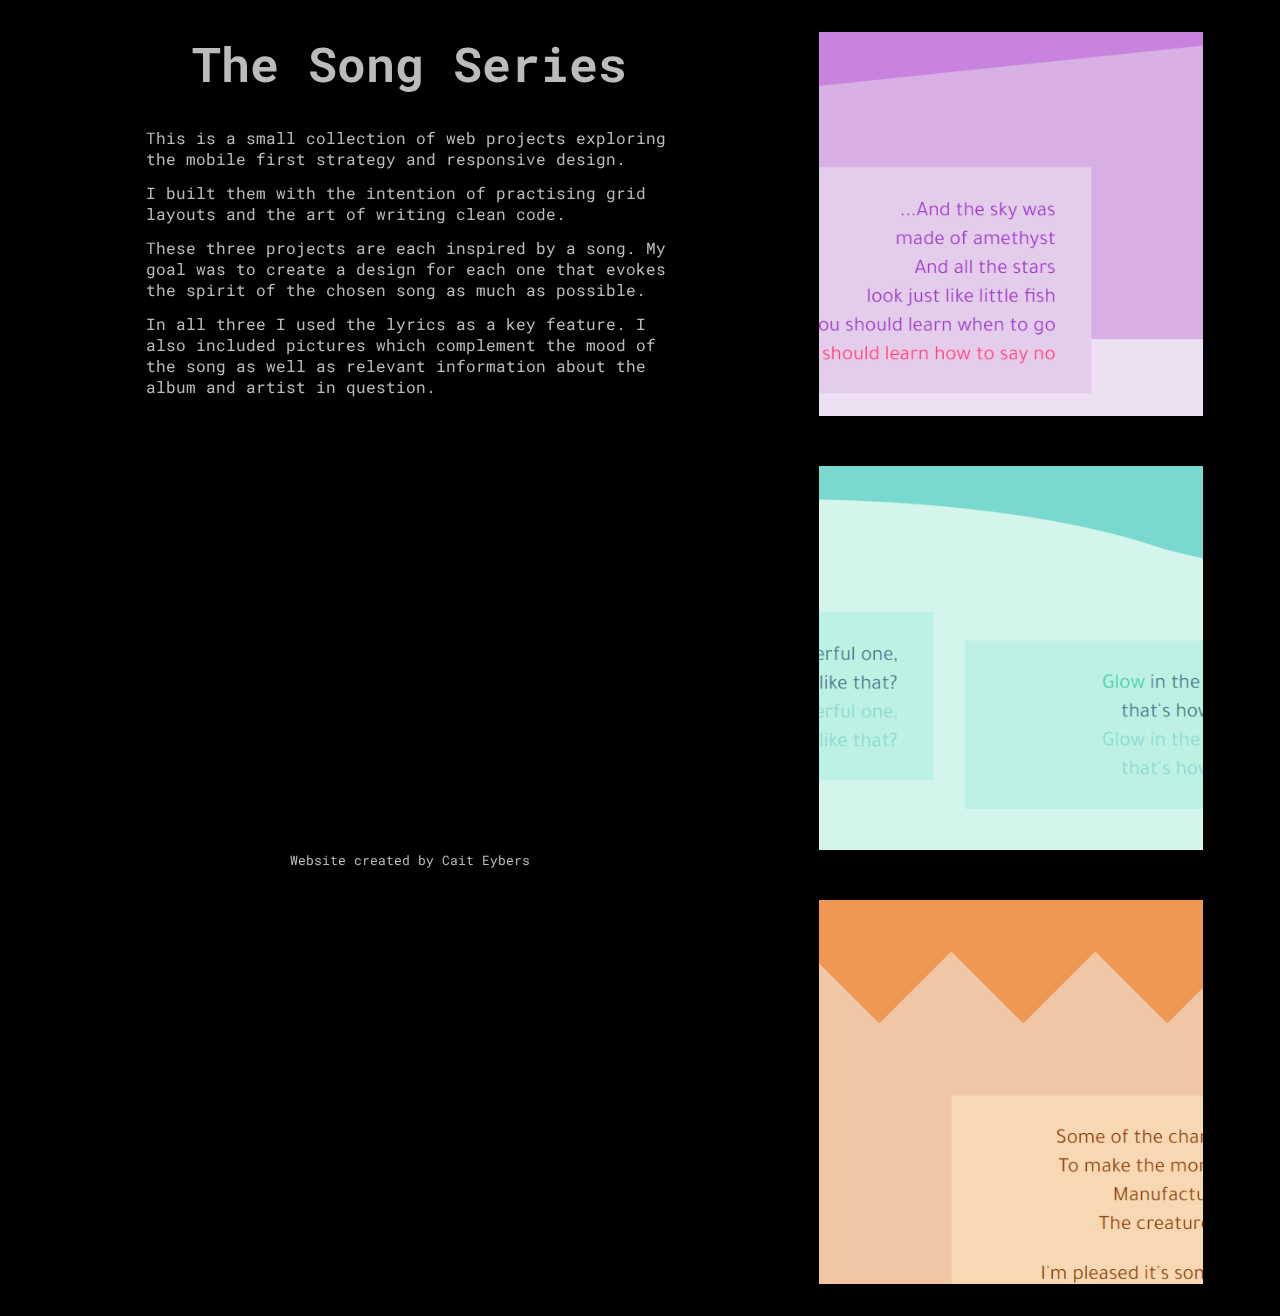
<file: index.html>
<!DOCTYPE html>

<html>

  <head>
    <meta charset="UTF-8">
    <title>The Song Series</title>
    <link href="style.css" type="text/css" rel="stylesheet">
    <link rel="preconnect" href="https://fonts.googleapis.com">
    <link rel="preconnect" href="https://fonts.gstatic.com" crossorigin>
    <link href="https://fonts.googleapis.com/css2?family=Roboto+Mono&display=swap" rel="stylesheet">
    <meta content="width=device-width, initial-scale=1" name="viewport" />
  </head>

  <body>

    <div class="content">

      <header>
      <h1>The Song Series</h1>
      </header>

      <section class="mainText">

        <p>This is a small collection of web projects exploring the mobile first strategy and responsive design.</p>

        <p>I built them with the intention of practising grid layouts and the art of writing clean code.</p>

        <p>These three projects are each inspired by a song. My goal was to create a design for each one that evokes the spirit of the chosen song as much as possible.</p> 
        
        <p>In all three I used the lyrics as a key feature. I also included pictures which complement the mood of the song as well as relevant information about the album and artist in question.</p>

      </section>

    </div>

    <div class="links">
      <a href="./violet/index.html" target="_blank"><img src="link-violet.png"></a><br>
      <a href="./stars/index.html" target="_blank"><img src="link-stars.png"></a><br>
      <a href="./dust/index.html" target="_blank"><img src="link-dust.png"></a>
    </div>

    <div class="footerWrapper">
      <footer>
        <p>Website created by Cait Eybers</p>
      </footer>
    </div>

  </body>

</html>
</file>
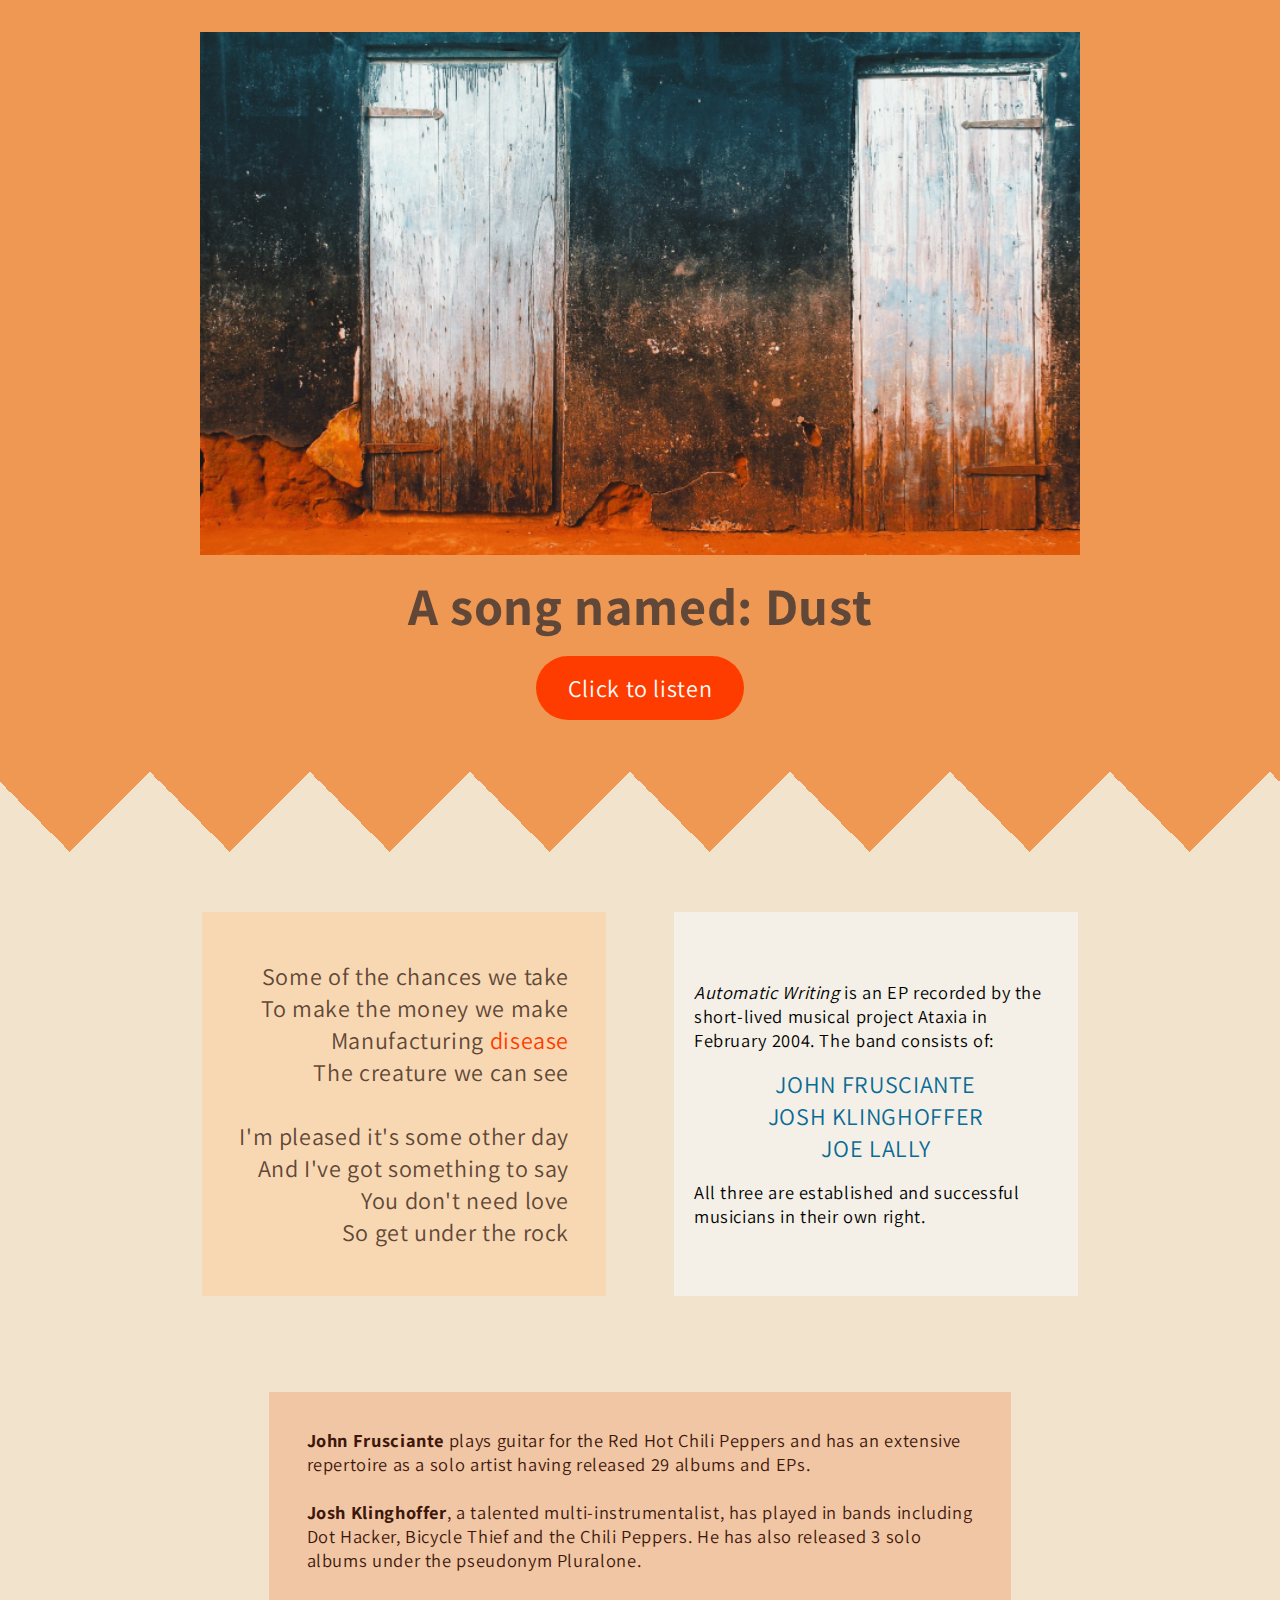
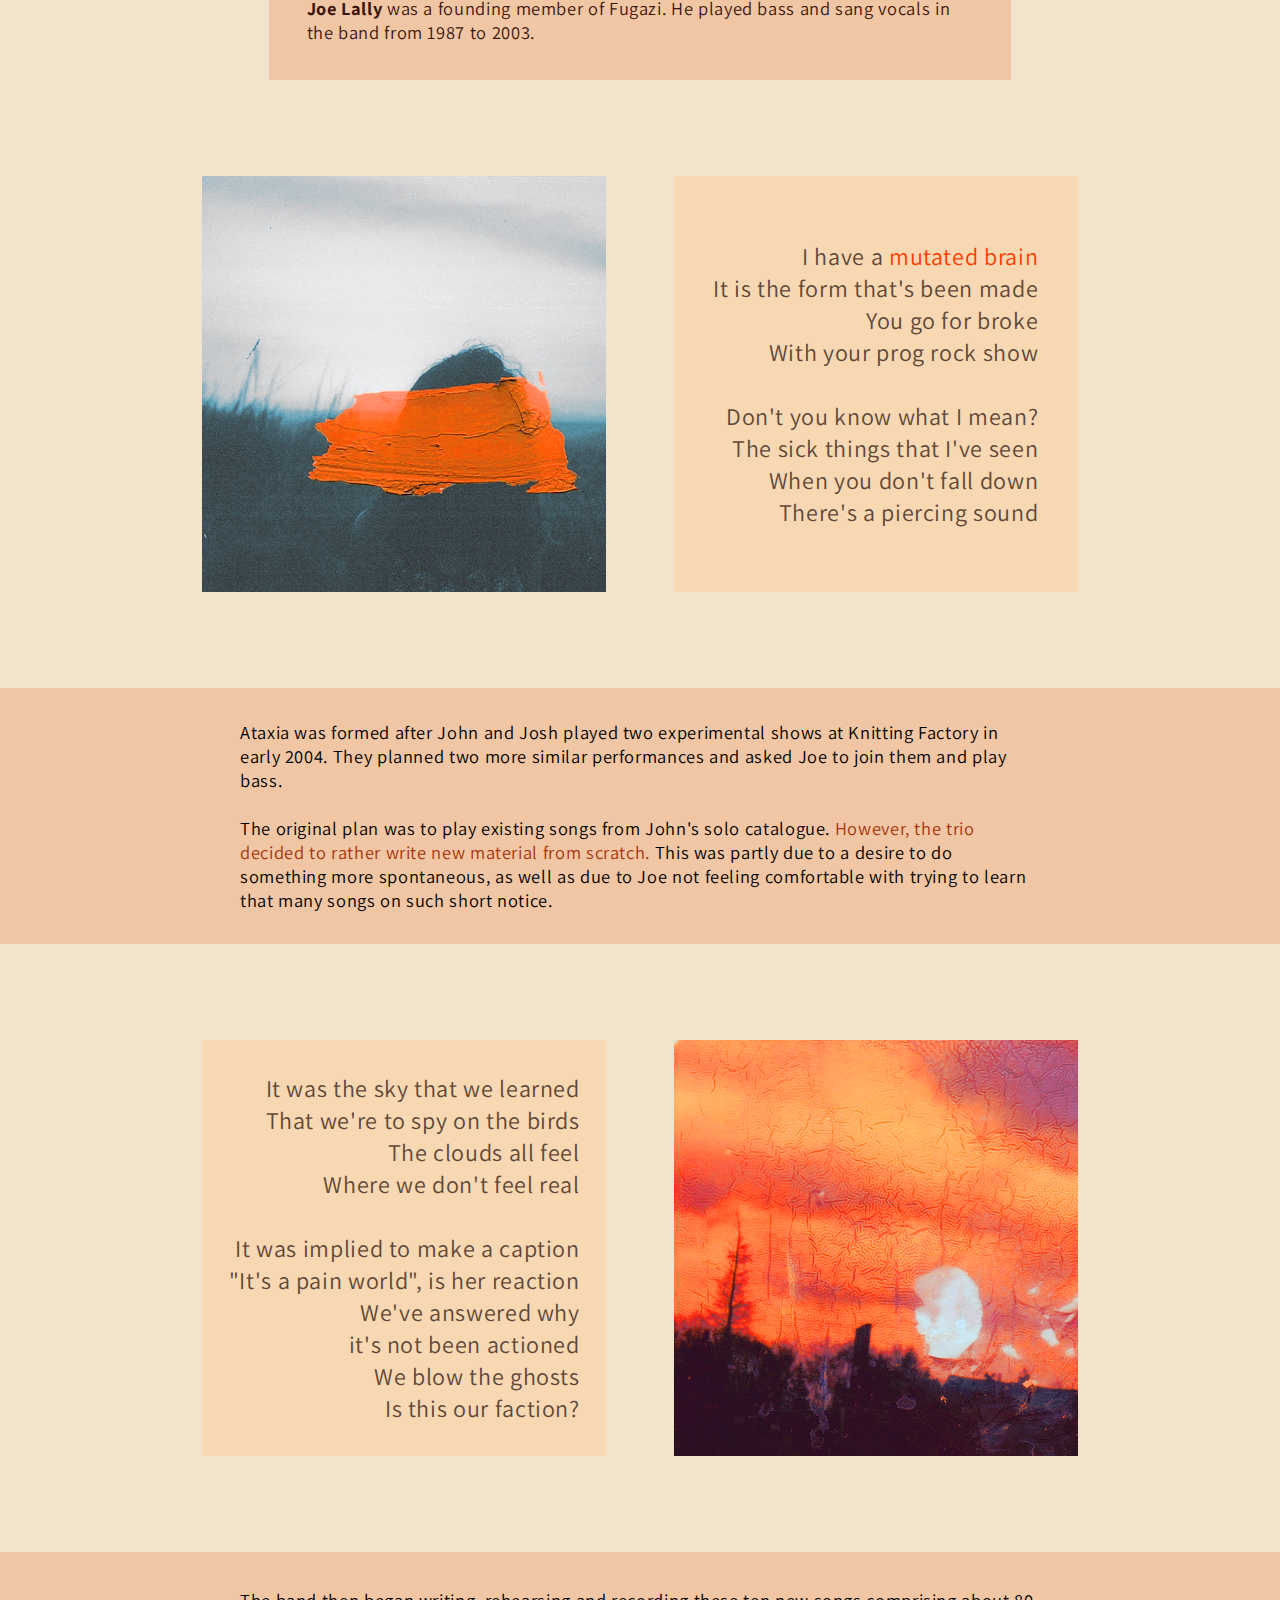
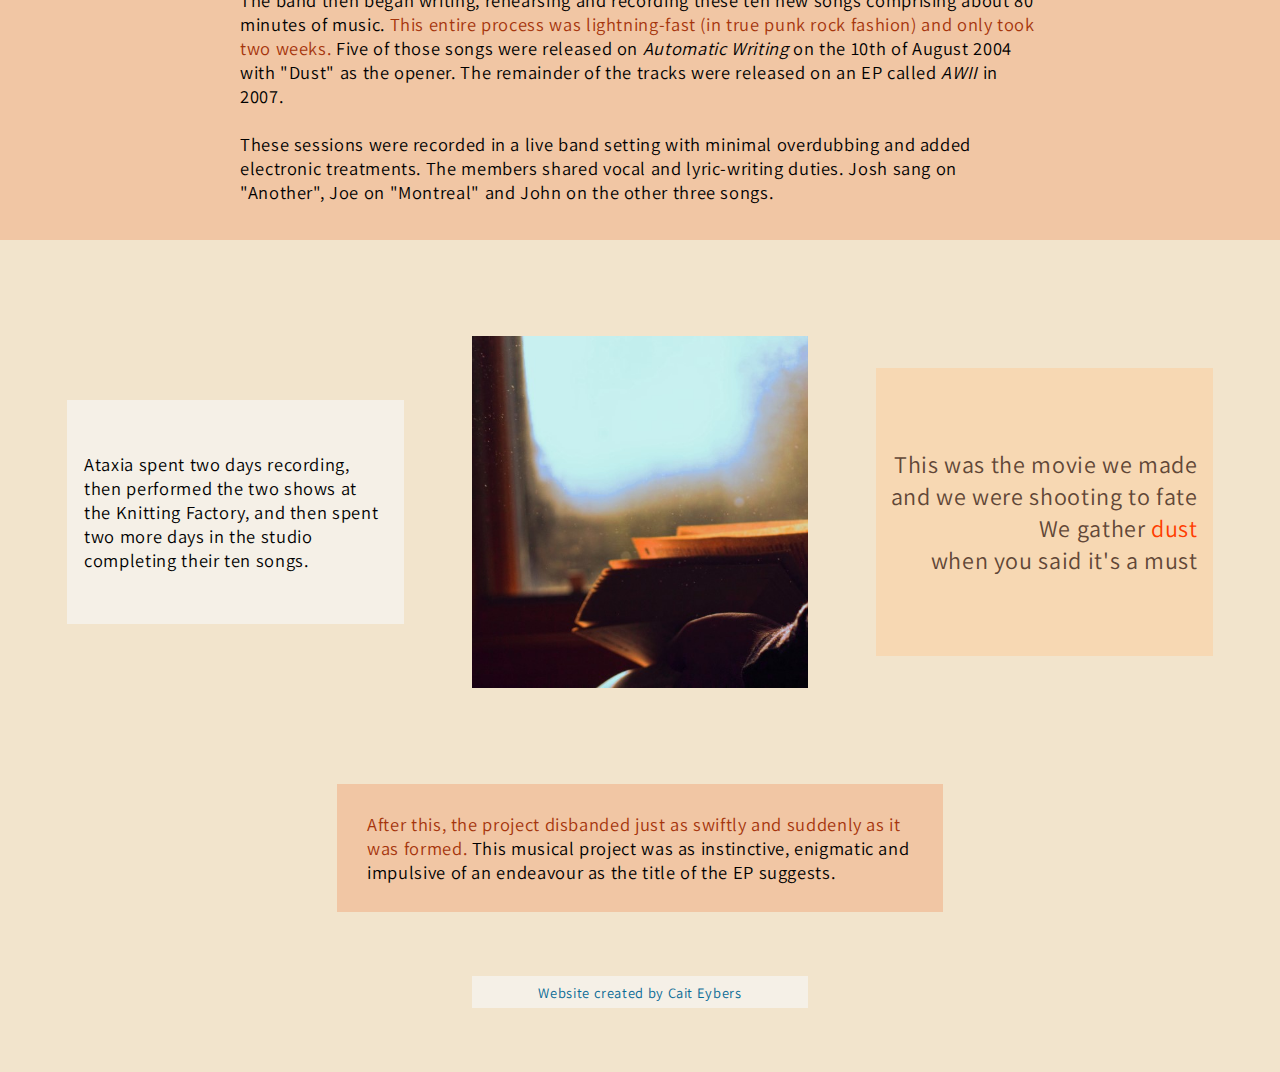
<file: dust/index.html>
<!DOCTYPE html>

<html lang="en">

  <head>
  <meta charset="utf-8">
  <meta http-equiv="X-UA-Compatible" content="IE=edge">
  <title>Dust</title>
  <link href="style.css" type="text/css" rel="stylesheet">
  <link rel="preconnect" href="https://fonts.googleapis.com">
  <link rel="preconnect" href="https://fonts.gstatic.com" crossorigin>
  <link href="https://fonts.googleapis.com/css2?family=Assistant:wght@400;700;800&display=swap" rel="stylesheet">
  <meta name="viewport" content="width=device-width, initial-scale=1.0">
  </head>

  <body>

    <header>
      <section class="spikes">
        <img class="headerDesktop" src="doors-desktop.png">
        <img class="headerMobile" src="doors-mobile.jpg">
        <h1>A song named: Dust</h1>
        <div class="wrapper">
          <a class="button" href="https://www.youtube.com/watch?v=zg9NP49g8qk" target="_blank">Click to listen</a>
        </div>        
      </section>
    </header>

    <section class="gridContainer">

      <div class="item-1 quote">
        <p>Some of the chances we take<br>
          To make the money we make<br>
          Manufacturing <span class="brightOrange">disease</span><br>
          The creature we can see<br><br>
          I'm pleased it's some other day<br>
          And I've got something to say<br>
          You don't need love<br>
          So get under the rock</p>
      </div>
  
      <div class="item-2 mainText bgLight">
        <div class="textWrapper">
          <p><i>Automatic Writing</i> is an EP recorded by the short-lived musical project Ataxia in February 2004. The band consists of:</p>
            <ul>
              <li>John Frusciante</li>
              <li>Josh Klinghoffer</li>
              <li>Joe Lally</li>
            </ul>
          <p>All three are established and successful musicians in their own right.</p>
        </div>
      </div>
  
      <div class="item-3 mainText bgDark">
        <p><b>John Frusciante</b> plays guitar for the Red Hot Chili Peppers and has an extensive repertoire as a solo artist having released 29 albums and EPs.<br><br>
          <b>Josh Klinghoffer</b>, a talented multi-instrumentalist, has played in bands including Dot Hacker, Bicycle Thief and the Chili Peppers. He has also released 3 solo albums under the pseudonym Pluralone.<br><br> 
          <b>Joe Lally</b> was a founding member of Fugazi. He played bass and sang vocals in the band from 1987 to 2003.</p>
      </div>
  
      <div class="item-4">
        <img class="smudge" src="smudge-large.jpg">
      </div>

      <div class="item-5 quote">
        <p>I have a <span class="brightOrange">mutated brain</span><br>
          It is the form that's been made<br>
          You go for broke<br>
          With your prog rock show<br><br>
          
          Don't you know what I mean?<br>
          The sick things that I've seen<br>
          When you don't fall down<br>
          There's a piercing sound</p>
      </div>
  
      <div class="item-6 mainText">
        <p>Ataxia was formed after John and Josh played two experimental shows at Knitting Factory in early 2004. They planned two more similar performances and asked Joe to join them and play bass.<br><br>
        The original plan was to play existing songs from John's solo catalogue. <span class="terracotta">However, the trio decided to rather write new material from scratch.</span> This was partly due to a desire to do something more spontaneous, as well as due to Joe not feeling comfortable with trying to learn that many songs on such short notice.</p>
      </div>
  
      <div class="item-7 quote">
        <p>It was the sky that we learned<br>
          That we're to spy on the birds<br>
          The clouds all feel<br>
          Where we don't feel real<br><br>
          
          It was implied to make a caption<br>
          "It's a pain world", is her reaction<br>
          We've answered why<br>
          it's not been actioned<br>
          We blow the ghosts<br>
          Is this our faction?</p>
      </div>
  
      <div class="item-8">
        <img class="polaroid" src="polaroid-large.jpg">
      </div>
  
      <div class="item-9 mainText">
        <p>The band then began writing, rehearsing and recording these ten new songs comprising about 80 minutes of music. <span class="terracotta">This entire process was lightning-fast (in true punk rock fashion) and only took two weeks.</span> Five of those songs were released on <i>Automatic Writing</i> on the 10th of August 2004 with "Dust" as the opener. The remainder of the tracks were released on an EP called <i>AWII</i> in 2007.<br><br>
        These sessions were recorded in a live band setting with minimal overdubbing and added electronic treatments. The members shared vocal and lyric-writing duties. Josh sang on "Another", Joe on "Montreal" and John on the other three songs.</p>
      </div>

      <div class="item-10 mainText bgLight">
        <p>Ataxia spent two days recording, then performed the two shows at the Knitting Factory, and then spent two more days in the studio completing their ten songs.</p>
      </div>
  
      <div class="item-11">
        <img class="book" src="book.jpg">
      </div>
  
      <div class="item-12 quote">
        <p>This was the movie we made<br>
          and we were shooting to fate<br>
          We gather <span class="brightOrange">dust</span><br>
          when you said it's a must</p>
      </div>

      <div class="item-13 mainText">
        <p><span class="terracotta">After this, the project disbanded just as swiftly and suddenly as it was formed.</span> This musical project was as instinctive, enigmatic and impulsive of an endeavour as the title of the EP suggests.</p>
      </div>
  
      <div class="item-14">
        <footer class="bgLight">
          <p>Website created by Cait Eybers</p>
        </footer>
      </div>

    </section>

  </body>

</html>
</file>
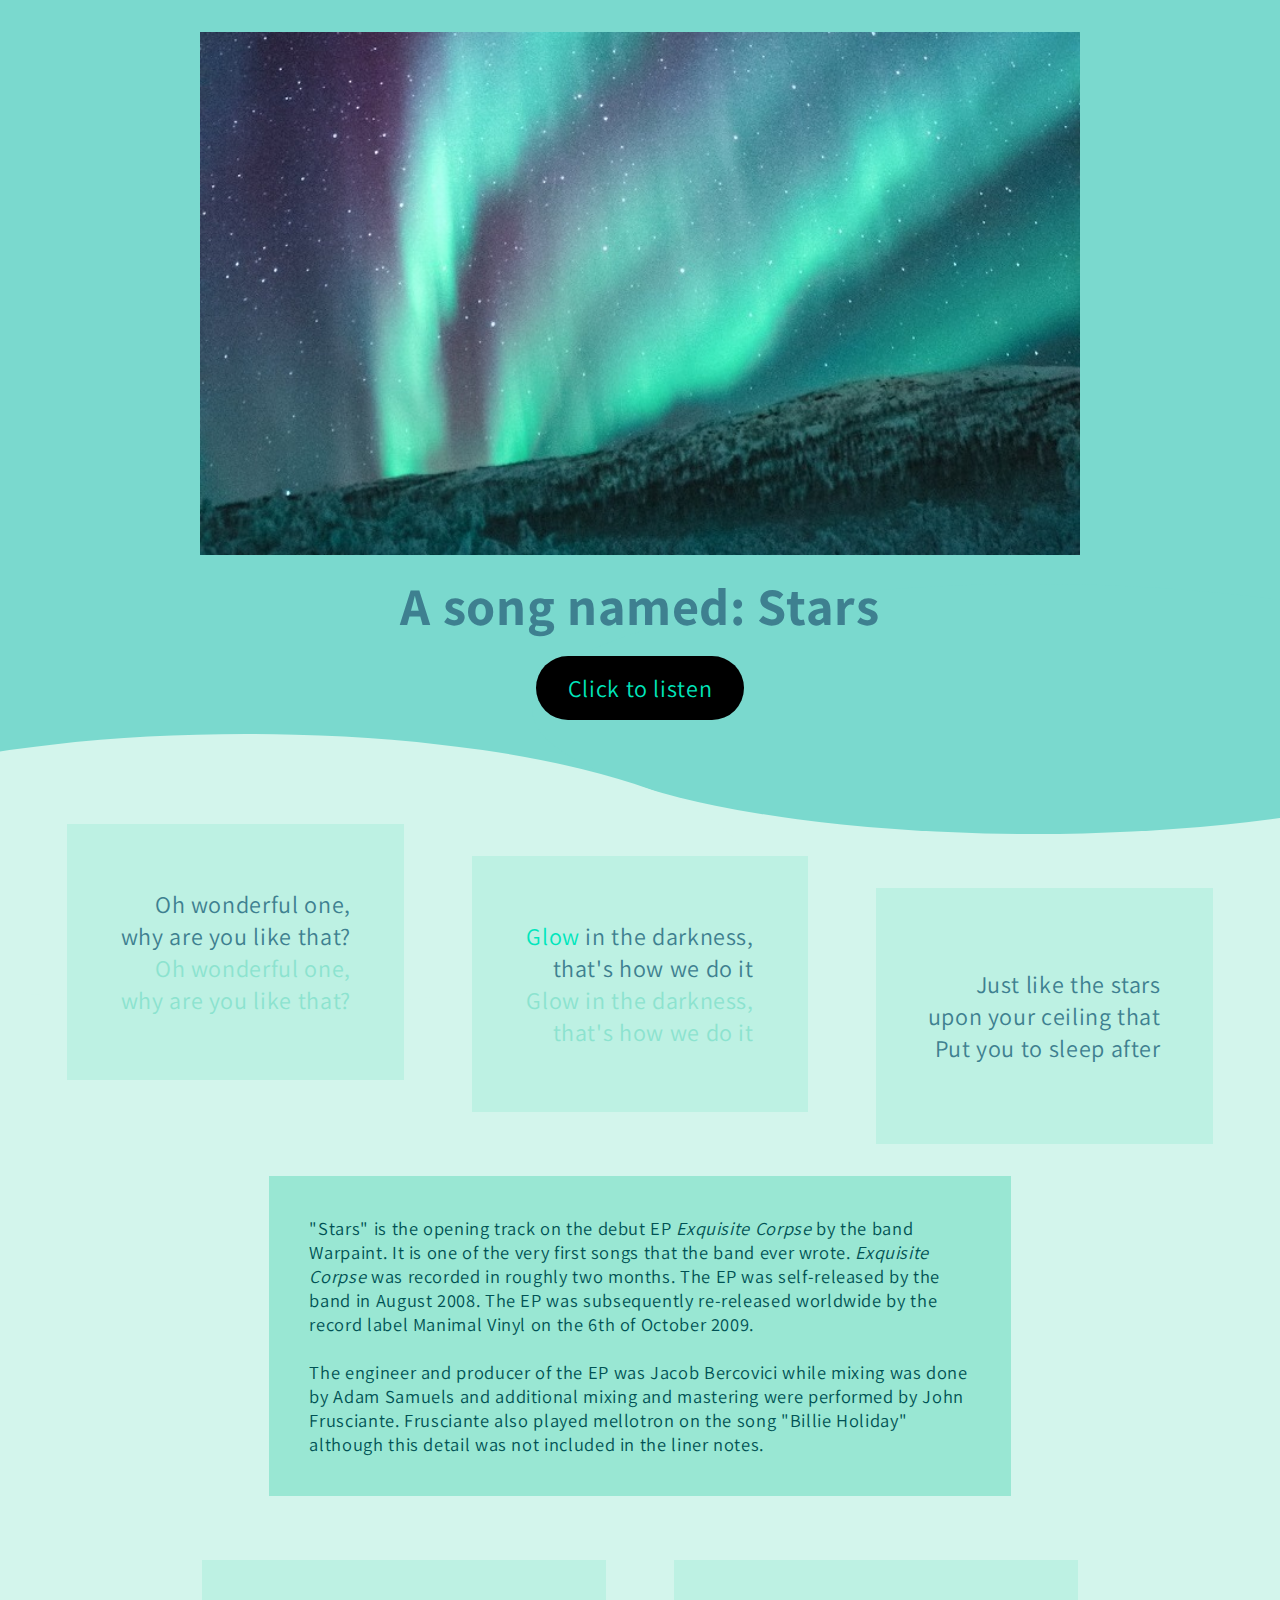
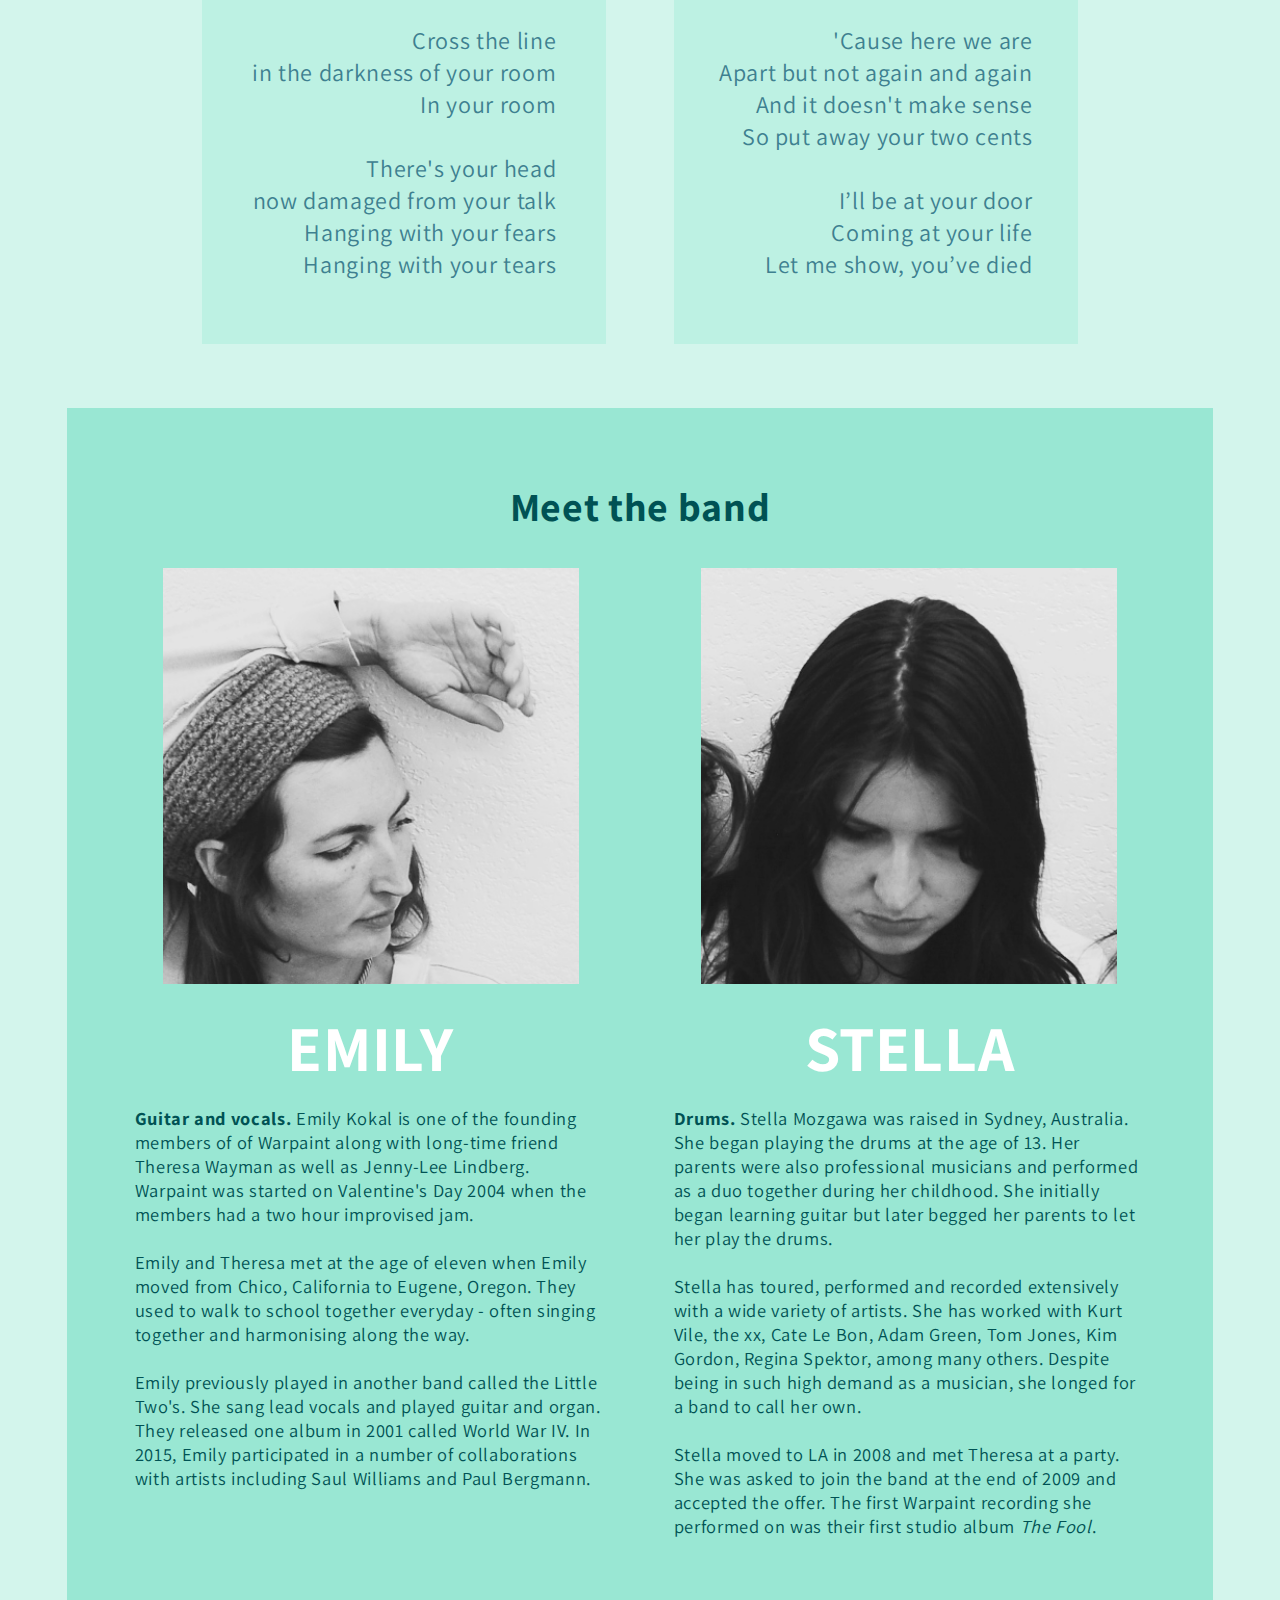
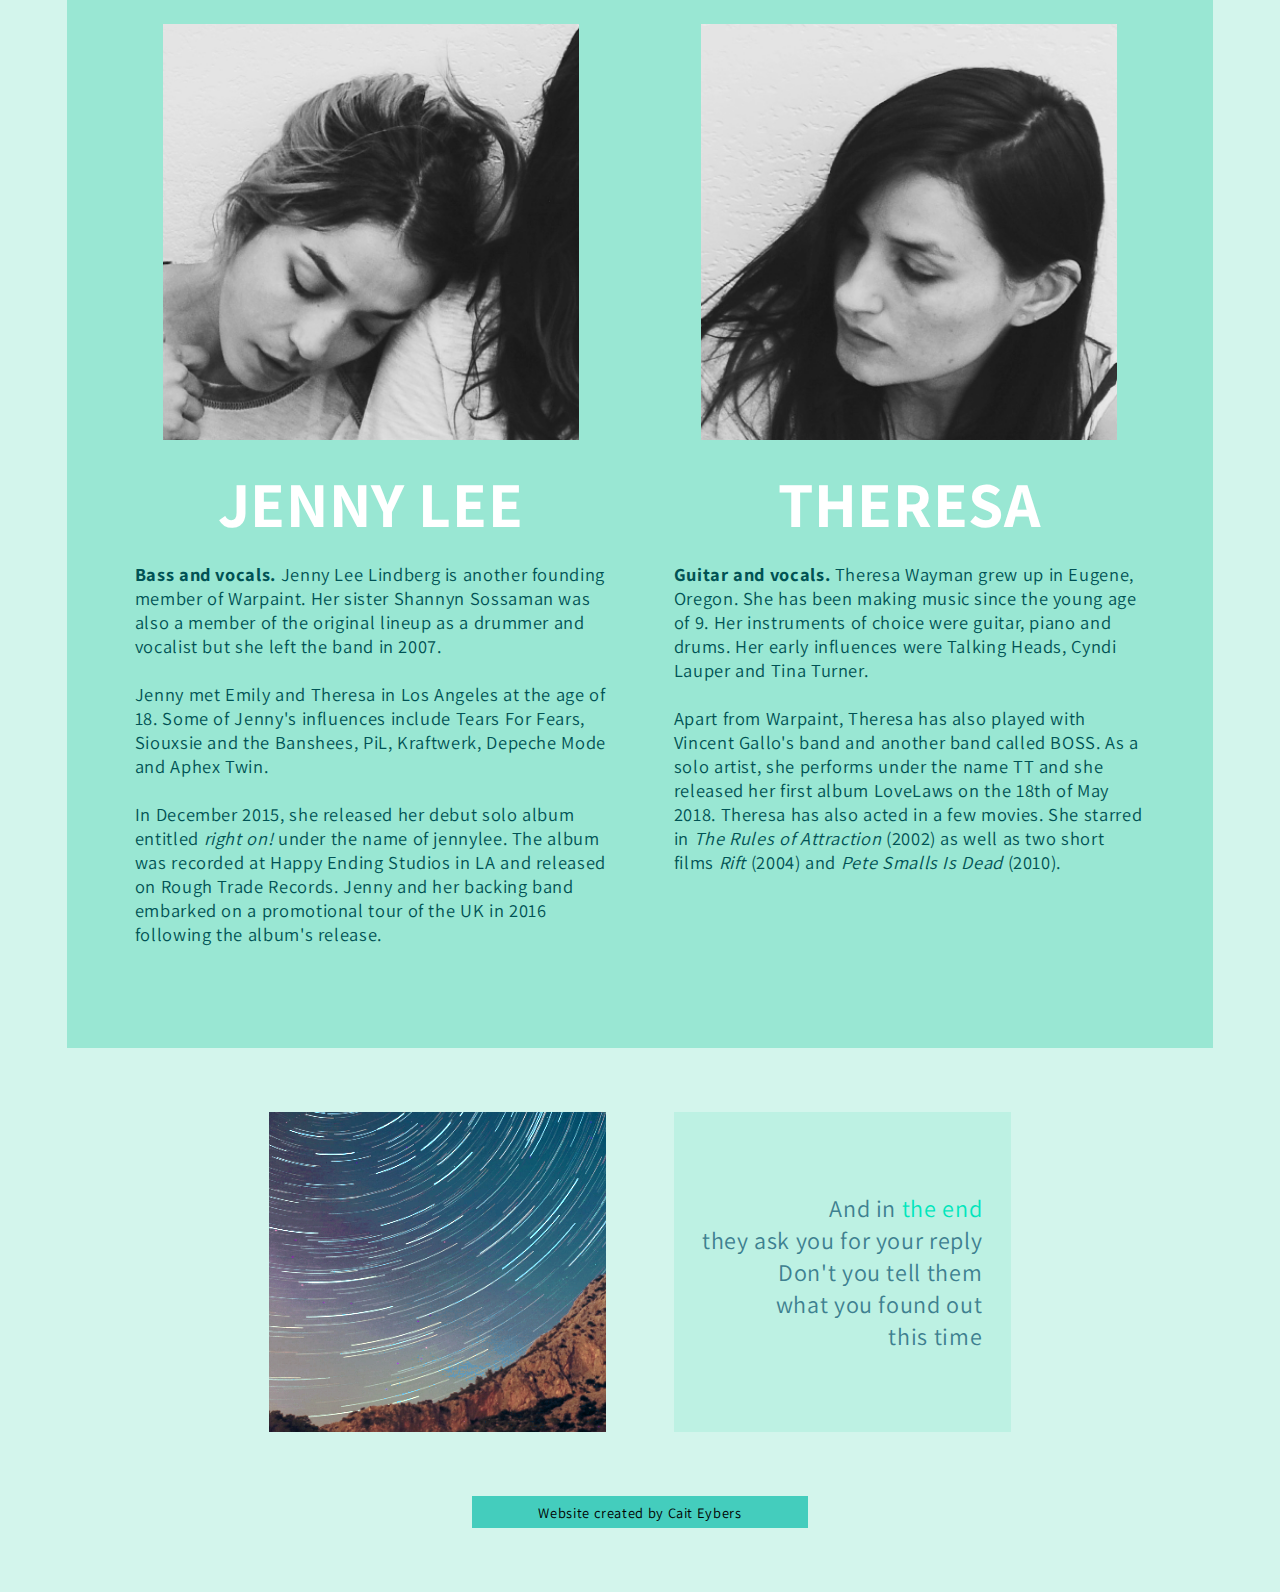
<file: stars/index.html>
<!DOCTYPE html>

<html lang="en">

  <head>
  <meta charset="utf-8">
  <meta http-equiv="X-UA-Compatible" content="IE=edge">
  <title>Stars</title>
  <link href="style.css" type="text/css" rel="stylesheet">
  <link rel="preconnect" href="https://fonts.googleapis.com">
  <link rel="preconnect" href="https://fonts.gstatic.com" crossorigin>
  <link href="https://fonts.googleapis.com/css2?family=Assistant:wght@400;700;800&display=swap" rel="stylesheet">
  <meta name="viewport" content="width=device-width, initial-scale=1.0">
  </head>

  <body>

    <section class="waveContainer">
      <img class="headerDesktop" src="auroraDesktop.jpg">
      <img class="headerMobile" src="auroraMobile.jpg">
      <h1>A song named: Stars</h1>
      <div class="wave"></div>
      <div class="wrapper">
        <a class="button" href="https://www.youtube.com/watch?v=7-G6Lrqr_iM" target="_blank">Click to listen</a>
      </div>
    </section>

    <section class="gridContainer">

      <div class="item-1 quote">
        <p>Oh wonderful one,<br>
        why are you like that?<br>
        <span class="lightText">Oh wonderful one, <br>
        why are you like that?</span></p>
      </div>

      <div class="item-2 quote">
          <p><span class="seaFoam">Glow</span> in the darkness, <br>
          that's how we do it <br>
          <span class="lightText">Glow in the darkness, <br>
          that's how we do it</span></p>
      </div>

      <div class="item-3 quote">
          <p>Just like the stars <br>
          upon your ceiling that<br>
          Put you to sleep after</p>
      </div>

      <div class="item-4 mainText">
        <p>"Stars" is the opening track on the debut EP
        <i>Exquisite Corpse</i> by the band Warpaint. It is one of the very first songs that the band ever wrote. <i>Exquisite
        Corpse</i> was recorded in roughly two months. The EP was self-released by the band in August 2008. The EP was
        subsequently re-released worldwide by the record label Manimal Vinyl
        on the 6th of October 2009.<br><br>
        The engineer and producer of the EP was Jacob Bercovici while mixing was done by Adam Samuels and additional mixing and mastering were performed by John Frusciante. Frusciante also played mellotron on the song "Billie Holiday" although this detail was not included in the liner notes.</p>        
      </div>

      <div class="item-5 quote">
        <p>Cross the line<br>
        in the darkness
        of your room<br>
        In your room<br><br>

        There's your head<br>
        now damaged from
        your talk<br>
        Hanging with your fears<br>
        Hanging with your tears</p>
      </div>

      <div class="item-6 quote">
          <p>'Cause here we are<br>
          Apart but not
          again and again<br>
          And it doesn't make sense<br>
          So put away
          your two cents<br><br>

          I’ll be at your door<br>
          Coming at your life<br>
          Let me show, you’ve died</p>
      </div>

      <div class="item-7">
        <h2>Meet the band</h2>
      </div>

      <div class="item-8">
        <img src="emily.png" class="bandPics">
      </div>

      <div class="item-9">
        <h3>Emily</h3>
        <section class="mainText">
          <p><b>Guitar and vocals.</b> Emily Kokal is one of the founding members of
          of Warpaint along with long-time friend Theresa Wayman as well as Jenny-Lee Lindberg. Warpaint was started on Valentine's Day 2004 when the members had a two hour improvised jam.<br><br>
          Emily and Theresa met at the age of eleven when Emily moved from Chico, California to Eugene, Oregon. They used to walk to school together everyday - often singing together and harmonising along the way.<br><br>
          Emily previously played in another band called the Little Two's. She sang lead vocals and played guitar and organ. They released one album in 2001 called World War IV. In 2015, Emily participated in a number of collaborations with artists including Saul Williams and Paul Bergmann.</p>
        </section>
      </div>

      <div class="item-10">
        <img src="stella.png" class="bandPics">
      </div>

      <div class="item-11">
        <h3>Stella</h3>
        <section class="mainText">
          <p><b>Drums.</b> Stella Mozgawa was raised in Sydney, Australia. She began playing the drums at the age of 13. Her parents were also professional musicians and performed as a duo together during her childhood. She initially began learning guitar but later begged her parents to let her play the drums.<br><br>
          Stella has toured, performed and recorded extensively with a wide variety of artists. She has worked with Kurt Vile, the xx, Cate Le Bon, Adam Green, Tom Jones, Kim Gordon, Regina Spektor, among many others. Despite being in such high demand as a musician, she longed for a band to call her own.<br><br>
          Stella moved to LA in 2008 and met Theresa at a party. She was asked to join the band at the end of 2009 and accepted the offer. The first Warpaint recording she performed on was their first studio album <i>The Fool</i>.</p>
        </section>
      </div>

      <div class="item-12">
        <img src="jenny.png" class="bandPics">
      </div>

      <div class="item-13">
        <h3>Jenny Lee</h3>
        <section class="mainText">
          <p><b>Bass and vocals.</b> Jenny Lee Lindberg is another founding member of Warpaint. Her sister Shannyn Sossaman was also a member of the original lineup as a drummer and vocalist but she left the band in 2007.<br><br>
          Jenny met Emily and Theresa in Los Angeles at the age of 18. Some of Jenny's influences include Tears For Fears, Siouxsie and the Banshees, PiL, Kraftwerk, Depeche Mode and Aphex Twin.<br><br>
          In December 2015, she released her debut solo album entitled <i>right on!</i> under the name of jennylee. The album was recorded at Happy Ending Studios in LA and released on Rough Trade Records. Jenny and her backing band embarked on a promotional tour of the UK in 2016 following the album's release.</p>
        </section>
      </div>

      <div class="item-14">
        <img src="theresa.png" class="bandPics">
      </div>

      <div class="item-15">
        <h3>Theresa</h3>
        <section class="mainText">
          <p><b>Guitar and vocals.</b> Theresa Wayman grew up in Eugene, Oregon. She has been making music since the young age of 9. Her instruments of choice were guitar, piano and drums. Her early influences were Talking Heads, Cyndi Lauper and Tina Turner.<br><br>
          Apart from Warpaint, Theresa has also played with Vincent Gallo's band and another band called BOSS. As a solo artist, she performs under the name TT and she released her first album LoveLaws on the 18th of May 2018.
          Theresa has also acted in a few movies. She starred in <i>The Rules of Attraction</i> (2002) as well as two short films <i>Rift</i> (2004) and <i>Pete Smalls Is Dead</i> (2010).</p>
        </section>
      </div>

      <div class="item-16 backgroundBlock"></div>

      <div class="item-17">
        <img class="starrySky" src="starrySky.png">
      </div>

      <div class="item-18 quote">
        <p>And in <span class="seaFoam">the end</span><br>
        they ask you for
        your reply<br>
        Don't you tell them <br>
        what you found out<br>
        this time</p>
      </div>

      <div class="item-19">
        <footer>
        <p>Website created by Cait Eybers</p>
        </footer>
      </div>

    </section>

  </body>

</html>
</file>
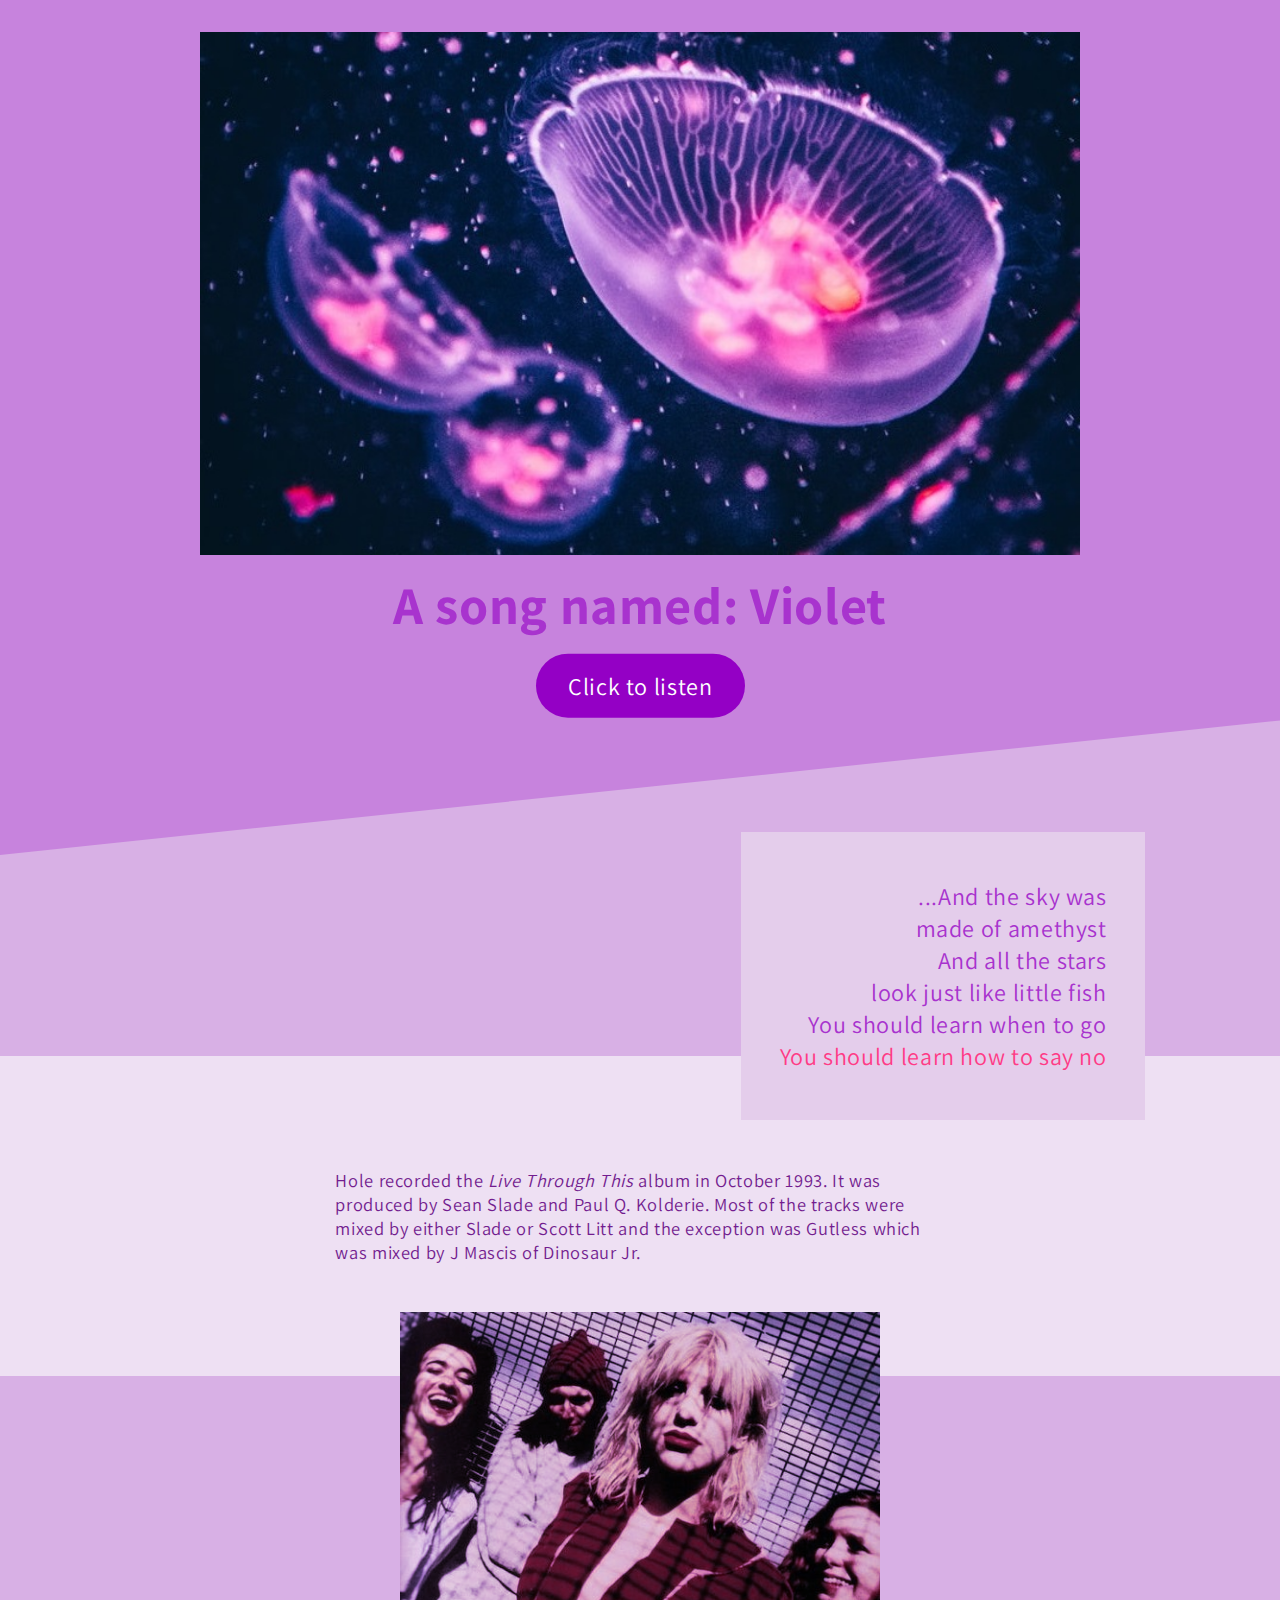
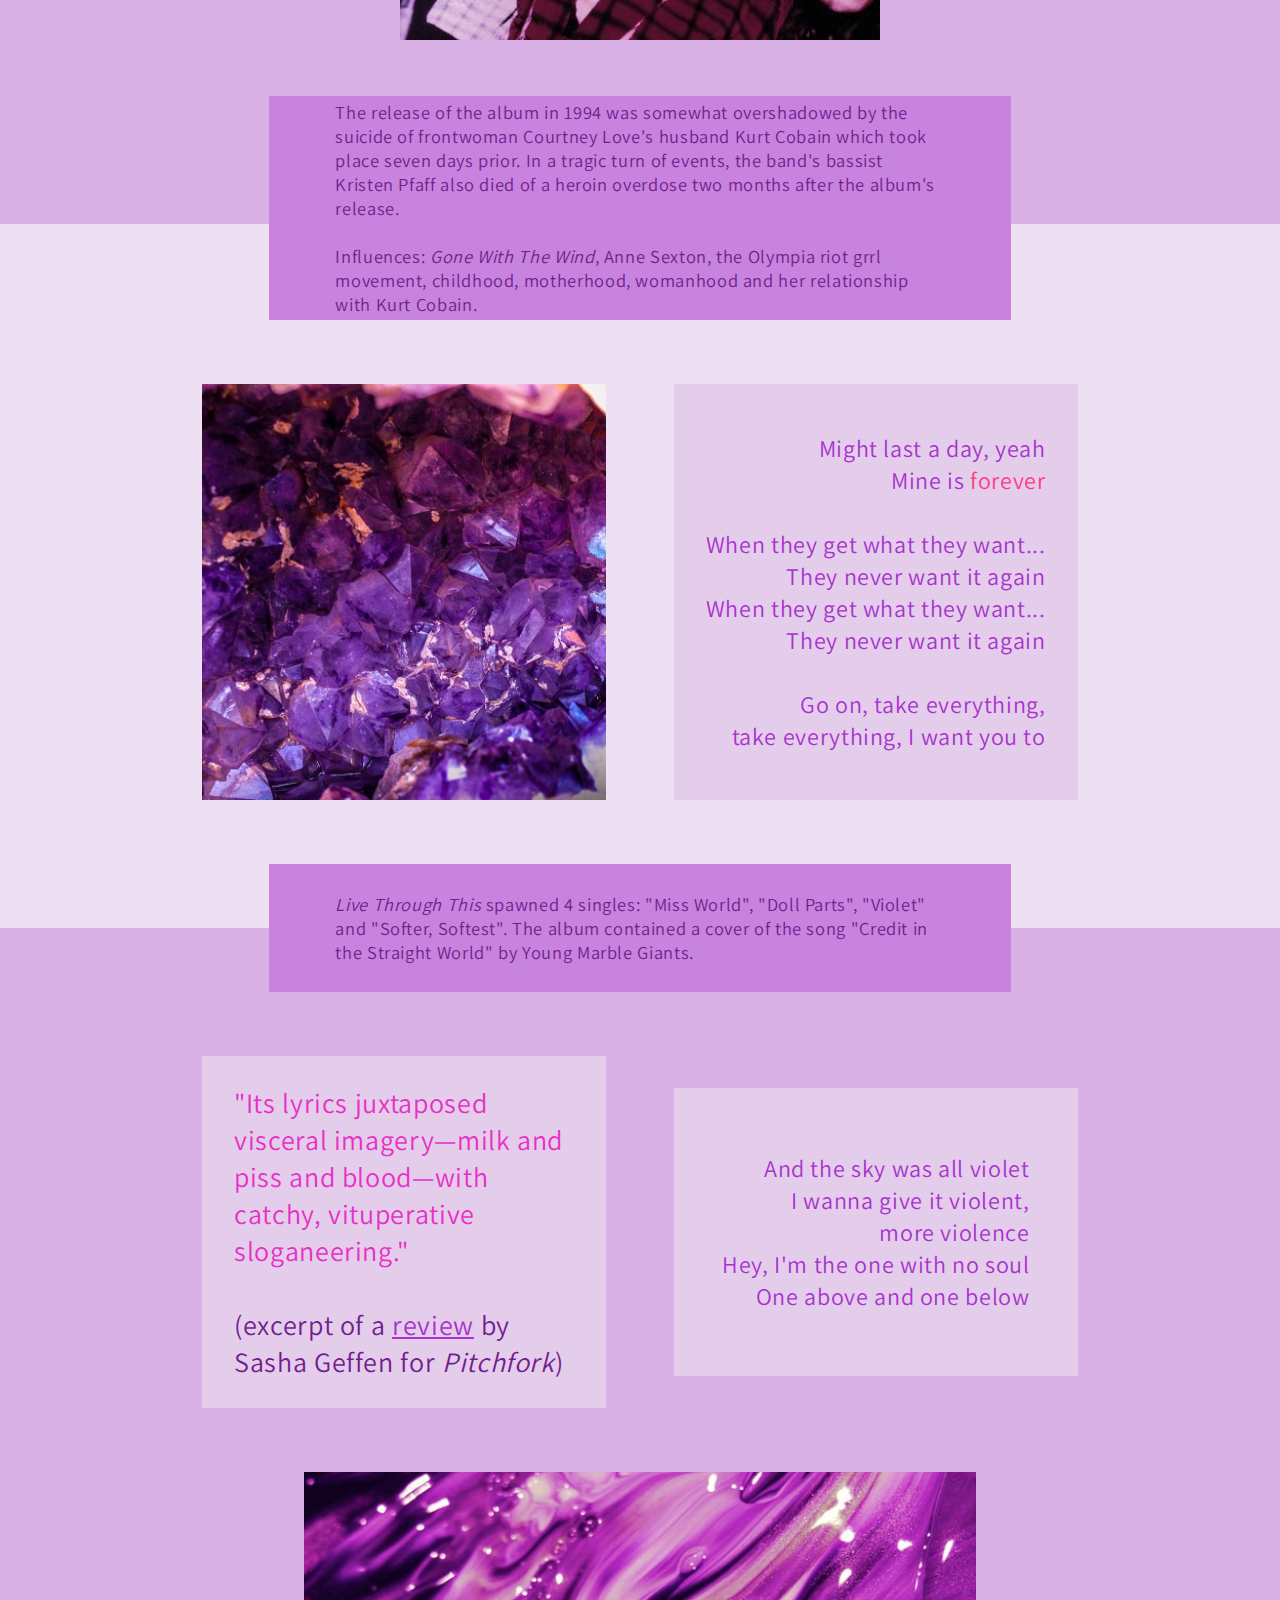
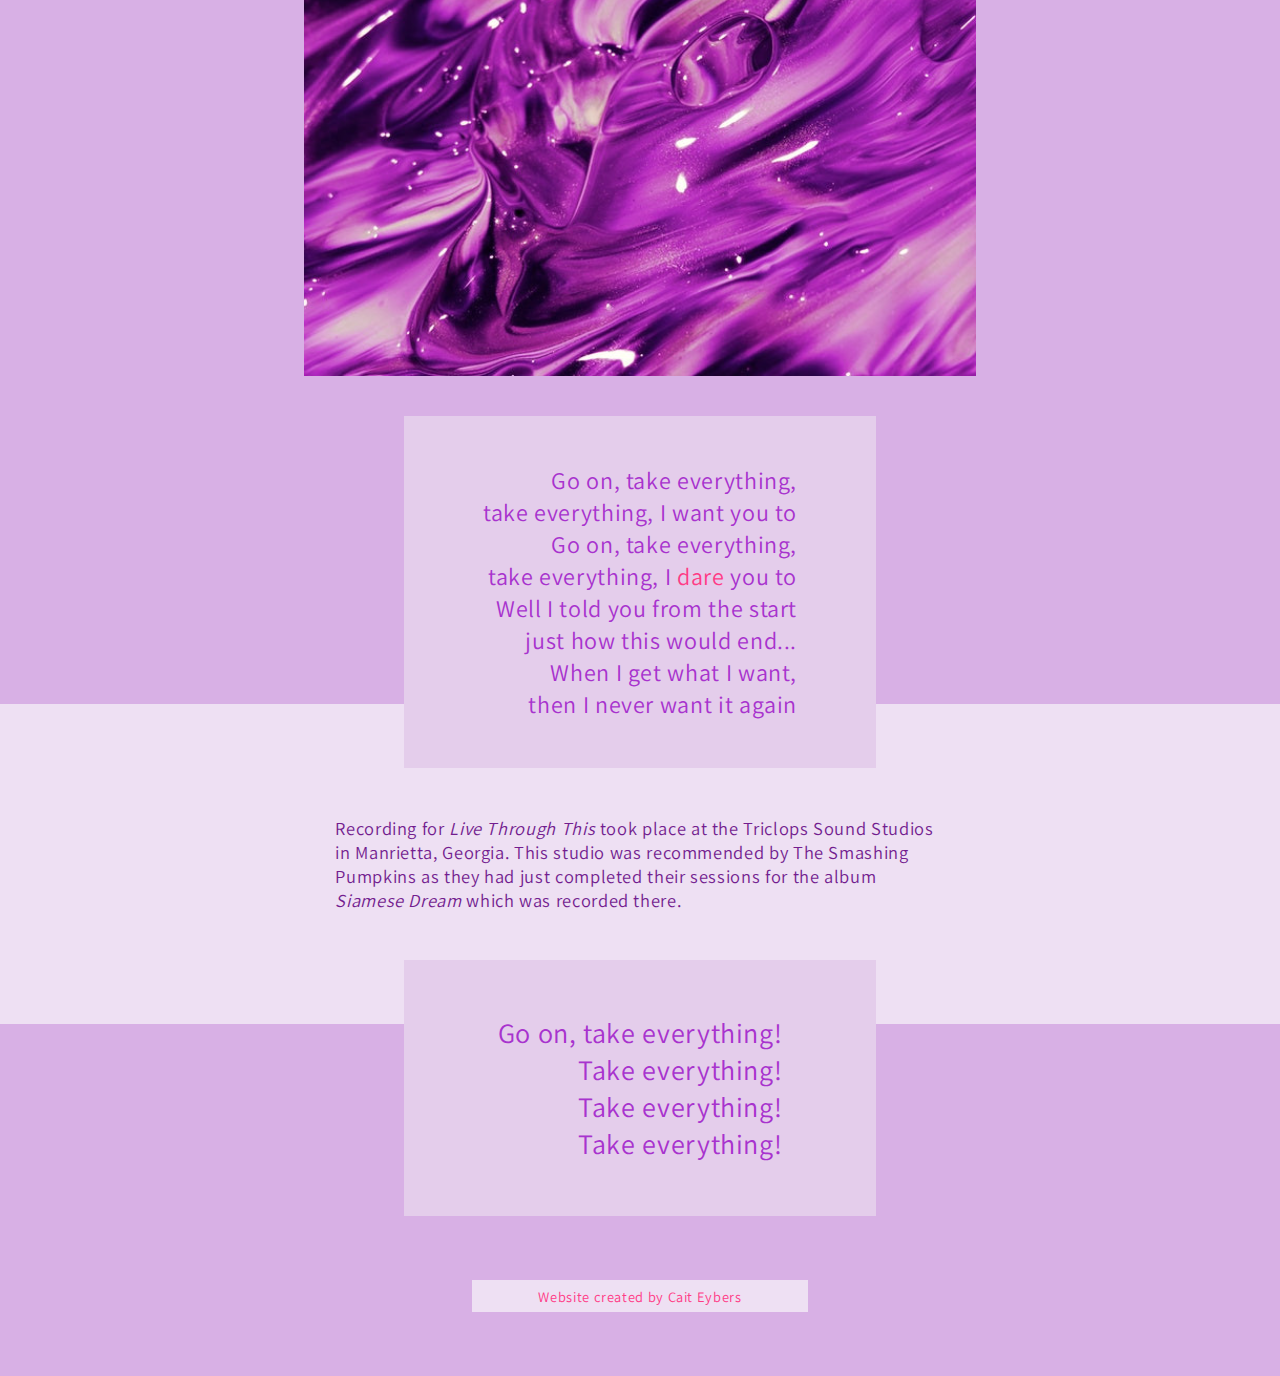
<file: violet/index.html>
<!DOCTYPE html>

<html lang="en">

  <head>
  <meta charset="utf-8">
  <meta http-equiv="X-UA-Compatible" content="IE=edge">
  <title>Violet</title>
  <link href="style.css" type="text/css" rel="stylesheet">
  <link rel="preconnect" href="https://fonts.googleapis.com">
  <link rel="preconnect" href="https://fonts.gstatic.com" crossorigin>
  <link href="https://fonts.googleapis.com/css2?family=Assistant:wght@400;700;800&display=swap" rel="stylesheet">
  <meta name="viewport" content="width=device-width, initial-scale=1.0">
  </head>

  <body>

    <section class="skewed">

      <div class="headerImage">
        <img class="headerDesktop" src="jellyfish-big.jpg">
        <img class="headerMobile" src="jellyfish-small.jpg">      
        <h1>A song named: Violet</h1>
      </div>        
        <div class="wrapper">
          <a class="button" href="https://www.youtube.com/watch?v=cH_rfGBwamc" target="_blank">Click to listen</a>
        </div>
    </section>

    <section class="gridContainer">

      <div class="item-1 quote">
        <p>...And the sky was<br> made of amethyst<br>
        And all the stars<br> look just like little fish<br>
        You should learn when to go<br>
        <span class="accent">You should learn how to say no</span></p>
      </div>

      <div class="item-2 mainText">
        <p>Hole recorded the <i>Live Through This</i> album in October 1993. It was
        produced by Sean Slade and Paul Q. Kolderie. Most of the tracks were
        mixed by either Slade or Scott Litt and the exception was Gutless which was mixed by J Mascis
        of Dinosaur Jr.</p>
      </div>

      <div class="bg backgroundBar1"></div>

      <div class="item-3">
        <img class="imgHole" src="hole.png">
      </div>

      <div class="item-4 mainText bgDark">
        <p>The release of the album in 1994 was somewhat overshadowed by the suicide of
        frontwoman Courtney Love's husband Kurt Cobain which took place seven days
        prior. In a tragic turn of events, the band's bassist Kristen Pfaff also
        died of a heroin overdose two months after the album's release.<br><br>
        Influences: <i>Gone With The Wind</i>, Anne Sexton, the Olympia riot grrl
        movement, childhood, motherhood, womanhood and her relationship with Kurt
        Cobain.</p>
      </div>

      <div class="bg backgroundBar2"></div>

      <div class="item-5">
        <img class="imgSparkles1" src="sparkles1.jpg">
      </div>

      <div class="item-6 quote">
        <p>Might last a day, yeah<br>
        Mine is <span class="accent">forever</span><br><br>
        When they get what they want...<br> They never want it again<br>
        When they get what they want...<br> They never want it again<br><br>
        Go on, take everything,<br> take everything, I want you to</p>
      </div>

      <div class="item-7 mainText bgDark">
        <p><i>Live Through This</i> spawned 4 singles: "Miss World", "Doll Parts",
          "Violet" and "Softer, Softest". The album contained a cover of the song
          "Credit in the Straight World" by Young Marble Giants.</p>
      </div>
      
      <div class="item-8 review indexZero">
        <p class="textLarge"><span class="textLight">"Its lyrics juxtaposed visceral imagery—milk and piss and
        blood—with catchy, vituperative sloganeering."</span><br><br>
        <span class="textDark">(excerpt of a
        <a href="https://pitchfork.com/reviews/albums/hole-live-through-this/">review</a>
        by Sasha Geffen for <i>Pitchfork</i>)</span></p>
      </div>    

      <div class="item-9 quote indexZero">
        <p>And the sky was all violet<br>
        I wanna give it violent,<br> more violence<br>
        Hey, I'm the one with no soul<br>
        One above and one below</p>
      </div>

      <div class="item-10 indexZero">
        <img class="imgSparkles2" src="sparkles2.jpg">
      </div>

      <div class="item-11 quote">
        <p>Go on, take everything,<br> take everything, I want you to<br>
        Go on, take everything,<br> take everything, I <span class="accent">dare</span> you to<br>
        Well I told you from the start<br> just how this would end...<br>
        When I get what I want,<br> then I never want it again</p>
      </div>

      <div class="item-12 mainText">
        <p>Recording for <i>Live Through This</i> took place at the Triclops Sound Studios in Manrietta, Georgia.
        This studio was recommended by The Smashing Pumpkins as they had just
        completed their sessions for the album <i>Siamese Dream</i> which was
        recorded there.</p>
      </div>

      <div class="bg backgroundBar3"></div>

      <div class="item-13 quote">
        <p class="textLarge">Go on, take
        everything!<br> Take everything!<br> Take everything!<br> Take everything!</p>
      </div>
      
      <div class="item-14 indexZero">
        <footer>
        <p>Website created by Cait Eybers</p>
        </footer>
      </div>

    </section>

  </body>

</html>
</file>
<file: style.css>
* {
  box-sizing: border-box;
}

body {
  max-width: 100%;
  background: #000;
}

/* MOBILE TEXT & IMAGE STYLES */

h1,
p {
  font-family: Roboto Mono;
}

h1 {
  font-size: 2.5rem;
  color: #bbb;
  text-align: center;
}

p {
  font-size: 1.15rem;
  color: #bbb;
  margin: 1rem;
}

img {
  display: block;
  height: auto;
  width: 95%;
  margin: 0 auto;
  padding: 1rem;
}

.mainText {
  padding-bottom: 2rem;
}

footer {
  text-align: center;
  padding-bottom: 1rem;
}

footer p {
  font-size: 0.9rem;
}

/* MEDIA QUERIES FOR TABLETS */

@media (min-width: 600px) {

  body {
    max-width: 50%;
    margin: 0 auto;
  }

  h1 {
    font-size: 3rem;
  }

  p {
    font-size: 1.2rem;
  }

  footer p {
    font-size: 1rem;
  }

}

/* MEDIA QUERIES FOR DESKTOP */

@media (min-width: 1200px) {

  body {
    max-width: 100%;
  }

  h1 {
    font-size: 3rem;
  }

  p {
    font-size: 1rem;
  }

  .mainText {
    margin: 0 5rem;
    padding-bottom: 0;
  }

  .mainText p {
    width: clamp(20rem, 80%, 50rem);
    margin: 0 auto;    
    margin-bottom: 0.8rem;
  }

  /* div {
    border: red solid 1px;
  } */

  .content {
    position: fixed;
    width: 64%;    
  }

  .links {
    position: absolute;
    top: 2rem;
    right: 6%;
  }

  footer {
    padding: 0;
  }

  footer p {
    font-size: 0.8rem;
  }

  .footerWrapper {
    position: fixed;
    bottom: 1rem;
    width: 64%;    
  }

  img {
    height: auto;
    width: 100%;
    min-width: 20vw;
    max-width: 30vw;
    margin-bottom: 2rem;
    padding: 0;
  }

}
</file>
<file: dust/style.css>
* {
  box-sizing: border-box;
}

:root {
  --ff-primary: Assistant;
  --bg-colour-primary: #f2e4cc;
  --bg-colour-secondary: #f1c6a4;
  --bg-colour-tertiary: #f7d8b3;
  --bg-colour-spikes: #ef9853;
  --bg-colour-accent-light: #f5f0e7;
  --bg-colour-accent-dark: #d1a887;
  --text-mobile-colour-primary: #000;
  --text-mobile-colour-secondary: #3d170c;
  --text-mobile-colour-accent-bold: #ff3c00;
  --text-mobile-colour-accent-blue: #0a6b96;
  --text-mobile-colour-accent-light: #fff;
  --text-desktop-colour-primary: #000;
  --text-desktop-colour-secondary: #614737;
  --text-desktop-colour-tertiary: #a5340b;
  --text-desktop-colour-accent: #ff3c00;
}

body {
  background: var(--bg-colour-primary);
}

/* MOBILE TEXT STYLES */

h1,
p,
li,
a {
  font-family: var(--ff-primary);
  letter-spacing: 0.04rem;
}

h1 {
  color: var(--text-mobile-colour-primary);
  font-size: 2.7rem;
  text-align: center;
  padding-bottom: 1rem;
}

p {
  color: var(--text-mobile-colour-secondary);
  font-size: 1.15rem;
}

.quote p {
  text-align: right;
}

ul {
  padding: 0;
}

li {
  color: var(--text-mobile-colour-accent-blue);
  font-size: 1.5rem;
  text-align: center;
  list-style: none;
  text-transform: uppercase;
}

.brightOrange {
  color: var(--text-mobile-colour-accent-light);
}

.terracotta {
  color: var(--text-mobile-colour-accent-bold);
}

::selection {
  color: white;
  background: black;
}

/* MOBILE IMAGE STYLES */

.headerDesktop {
  display: none;
}

img {
  display: block;
  width: 95%;
  height: auto;
  margin: 0 auto;
  padding: 1rem 0;
}

.polaroid {
  padding-bottom: 0;
}

/* MOBILE TEXT FORMATTING */

a.button {
  color: white;
  background: var(--text-mobile-colour-accent-bold);
  font-size: 1.5rem;
  text-decoration: none;

  width: max-content;
  height: 3rem;
  border-radius: 3rem;

  display: flex;  
  justify-content: center;
  align-items: center;

  margin: 0 auto;
  margin-bottom: 3rem;
  padding: 2rem;  
}

.quote {
  background: var(--bg-colour-spikes);
  margin: 0 auto;
  width: 95%;
  display: flex;
  justify-content: center;
  align-items: center;
}

.quote p {
  text-align: right;
}

.mainText {
  padding: 0 1rem;
}

.mainText p {
  color: var(--text-mobile-colour-primary);
}

.bgDark {
  background: var(--bg-colour-accent-dark);
  margin: 0 auto;
  width: 95%;
  display: flex;
  justify-content: center;
  align-items: center;
}

.bgDark p {
  color: var(--text-mobile-colour-secondary);
}

footer {
  background: var(--bg-colour-accent-light);
  width: 15rem;
  height: 2rem;
  margin: 3rem auto;
  display: flex;
  justify-content: center;
  align-items: center;
}

footer p {
  color: var(--text-mobile-colour-accent-blue);
  text-align: center;
  font-size: 0.9rem;
}

/* MEDIA QUERIES FOR TABLETS */

@media (min-width: 600px) {
  
  body {
    max-width: 50%;
    margin: 0 auto;
  }

}

/* MEDIA QUERIES FOR DESKTOP */

@media (min-width: 1200px) {

  body {
    max-width: 100%;
    margin: 0;
  }

  /* DESKTOP IMAGE STYLES */

  .headerMobile {
    display: none;
  }

  img {
    height: auto;
    width: auto;
    min-width: 100%;
    max-width: 200rem;
    min-height: 100%;
    padding: 0;
    overflow: hidden;
  }

  .headerDesktop {
    display: block;    
    margin: 0 auto;
    width: clamp(50rem, 70%, 55rem);
    min-width: 0;
    min-height: 0;    
    padding-top: 2rem;
    padding-bottom: 0;
  }

  .book {
    padding: 0;
    width: auto;
    height: 100%;    
    margin: 0 auto;
  }

  div {
    overflow: hidden;
  }

  /* DESKTOP TEXT STYLES & FORMATTING*/

  h1 {
    color: var(--text-desktop-colour-secondary);
    font-size: 3.3rem;
    margin: 0;
    padding: 0;
    padding-top: 1rem;
  }

  a.button {
    margin-top: 1rem;
  }

  p {
    font-size: 1.15rem;
  }

  .quote p {
    color: var(--text-desktop-colour-secondary);
    font-size: 1.5rem
  }

  .brightOrange {
    color: var(--text-desktop-colour-accent);
  }

  .terracotta {
    color: var(--text-desktop-colour-tertiary);
  }

  .quote,
  .mainText,
  footer {
    width: 100%;
    background: 0;
    padding: 0;
    margin: 0;
  }

  .quote {
    background: var(--bg-colour-tertiary);
  }

  .mainText {
    background: var(--bg-colour-secondary);    
    display: flex; 
    justify-content: center; 
    align-items: center;
  }

  .mainText p,
  li {
    width: clamp(20%, 50rem, 90%);
  }

  .item-2 p,
  .item-2 li {
    margin: 0 auto;
  }

  .bgLight {
    background: var(--bg-colour-accent-light);
  }

  /* HEADER LAYOUT */

  .spikes {
    background: var(--bg-colour-spikes);
    position: relative;
    height: 47rem;
    }
  
  .spikes::after {
    content: '';
    position: absolute;
    right: 0;
    left: -7%;
    top: 100%;
    z-index: 0;
    display: block;
    height: 15rem;
    background-size: 10rem 100%;
    background-image: linear-gradient(135deg, var(--bg-colour-spikes) 25%, transparent 25%), 
                      linear-gradient(225deg, var(--bg-colour-spikes) 25%, transparent 25%);
    background-position: 0 0;
  }

  /* GRID LAYOUT */

  .gridContainer {
    width: clamp(30%, 100rem, 100%);
    margin: 0 auto;
    margin-top: 10rem;
    display: grid;
    grid-template-columns: repeat(19, 1fr);
    grid-template-rows: repeat(105, 2rem);
  }

  /* div {
    border: 1px solid grey;
  } */

  .item-1 { grid-column: 4 / span 6; grid-row: 1 / span 12; }     /* Some of the... */
  .item-2 { grid-column: 11 / span 6; grid-row: 1 / span 12; }    /* Automatic Writing is a... */
  .item-3 { grid-column: 5 / span 11; grid-row: 16 / span 9; }    /* John Frusciante plays... */
  .item-4 { grid-column: 4 / span 6; grid-row: 28 / span 13; }    /* .smudge */
  .item-5 { grid-column: 11 / span 6; grid-row: 28 / span 13; }   /* I have a mutated brain... */
  .item-6 { grid-column: 1 / span 19; grid-row: 44 / span 8; }    /* Ataxia was formed... */
  .item-7 { grid-column: 4 / span 6; grid-row: 55 / span 13; }    /* It was the sky... */
  .item-8 { grid-column: 11 / span 6; grid-row: 55 / span 13; }   /* .polaroid */
  .item-9 { grid-column: 1 / span 19; grid-row: 71 / span 9; }    /* The band then began... */
  .item-10 { grid-column: 2 / span 5; grid-row: 85 / span 7; }    /* Ataxia first spent... */
  .item-11 { grid-column: 8 / span 5; grid-row: 83 / span 11; }   /* .book */
  .item-12 { grid-column: 14 / span 5; grid-row: 84 / span 9; }   /* This was the movie... */
  .item-13 { grid-column: 6 / span 9; grid-row: 97 / span 4; }    /* After this the project */
  .item-14 { grid-column: 8 / span 5; grid-row: 103 / span 1; }   /* footer */

}

/* MEDIA QUERIES FOR ULTRA-WIDE */

@media (min-width: 2200px) {
  
  .smudge,
  .polaroid,
  .book {
    transform: translateY(-30%);
  }

  .book {
    width: auto;
    height: auto;
    min-width: 100%;
    max-width: 200rem;
    min-height: 100%;
    padding: 0;
  }
  
}
</file>
<file: stars/style.css>
* {
  box-sizing: border-box;
}

:root {
  --ff-primary: Assistant;
  --bg-colour-primary: #d3f5ec;
  --bg-colour-secondary: #bdf1e3;
  --bg-colour-tertiary: #99e7d3;
  --bg-colour-accent: #44cdbd;
  --bg-color-wave: #7ad9ce;
  --text-mobile-colour-primary: #000;
  --text-mobile-colour-secondary: #008780;
  --text-mobile-colour-tertiary: #005254;
  --text-mobile-colour-accent-bold: #00e1b8;
  --text-mobile-colour-accent-mid: #66d6b9;
  --text-mobile-colour-accent-light: #fff;
  --text-desktop-colour-primary: #2c6876;
  --text-desktop-colour-secondary: #3e8090;
  --text-desktop-colour-tertiary: #8ce3cf;
  --text-desktop-colour-accent: #00e6bc;
}

html {
  overflow-x: hidden;
}

body {
  background: var(--bg-colour-primary);
}

/* MOBILE TEXT STYLES */

h1,
h2,
h3,
p,
a {
  font-family: var(--ff-primary);
  letter-spacing: 0.04rem;
}

h1,
h2,
h3 {
  text-align: center;
}

h1 {
  color: var(--text-mobile-colour-primary);  
  font-size: 2.7rem;
  padding-bottom: 1rem;
}

h2 {
  color: var(--text-mobile-colour-tertiary);
  font-size: 2rem;
  padding-top: 1rem;
}

h3 {
  color: var(--text-mobile-colour-accent-bold);
  font-size: 4rem;
  line-height: 3rem;
  margin: 1.5rem 0 0 0;
  text-transform: uppercase;
}

p {
  color: var(--text-mobile-colour-primary);
  font-size: 1.15rem;
}

span.seaFoam {
  color: var(--text-mobile-colour-accent-light);
}

span.lightText {
  color: var(--text-mobile-colour-accent-mid);
}

.quote p {
  color: var(--text-mobile-colour-secondary);
  text-align: right;
}

::selection {
  color: white;
  background: black;
}

/* MOBILE IMAGE STYLES */

.headerDesktop {
  display: none;
}

img {
  display: block;
  width: 95%;
  height: auto;
  margin: 0 auto;
  padding: 1rem 0;
}

/* MOBILE TEXT FORMATTING */

a.button {
  background: var(--text-desktop-colour-accent);
  color: black;
  font-size: 1.5rem;
  text-decoration: none;

  width: max-content;
  height: 3rem;
  border-radius: 3rem;

  display: flex;  
  justify-content: center;
  align-items: center;
  
  margin: 0 auto;
  margin-bottom: 3rem;
  padding: 2rem;  
}

.quote {
  background: var(--bg-colour-tertiary);
  width: 95%;
  margin: 0 auto;
  display: flex;
  justify-content: center;
  align-items: center;
}

.mainText {
  padding: 1rem;
}

footer {
  background: var(--bg-colour-accent);
  width: 15rem;
  height: 2rem;
  margin: 3rem auto;
  display: flex;
  justify-content: center;
  align-items: center;
}

footer p {
  color: var(--text-mobile-colour-primary);
  text-align: center;
  font-size: 0.9rem;
}

/* MEDIA QUERIES FOR TABLETS */

@media (min-width: 600px) {
  
  body {
    max-width: 50%;
    margin: 0 auto;
  }

}

/* MEDIA QUERIES FOR DESKTOP */

@media (min-width: 1200px) {

  body {
    max-width: 100%;
    margin: 0;
  }

  /* DESKTOP IMAGE STYLES */

  img {
    padding: 0;
  }

  .headerMobile {
    display: none;
  }

  .headerDesktop {
    display: block;    
    margin: 0 auto;
    width: clamp(50rem, 70%, 55rem);
    min-width: 0;
    min-height: 0;    
    padding-top: 2rem;
    padding-bottom: 0;
  }

  .bandPics {
    width: auto;
    max-width: 50rem;
    height: 100%
  }

  .starrySky {
    width: auto;
    height: auto;
    min-width: 100%;
    max-width: 200rem;
    min-height: 100%;
    padding: 0;
    transform: translateY(-30%);
  }

  /* DESKTOP TEXT STYLES & FORMATTING*/

  h1 {
    color: var(--text-desktop-colour-secondary);
    font-size: 3.3rem; 
    margin: 0;
    padding: 0;
    padding-top: 1rem;
  }

  a.button {
    color: var(--text-desktop-colour-accent);    
    background: black;
    margin-top: 1rem;
  }

  a {
    color: var(--text-desktop-colour-primary);
    font-size: 3.3rem;
    text-decoration: none;
  }

  h2 {
    font-size: 2.5rem;
    margin-top: 2.5rem;
    padding-top: 0;
  }

  h3 {
    color: var(--text-mobile-colour-accent-light);
    line-height: 5rem;
  }

  p {
    color: var(--text-mobile-colour-tertiary);
    font-size: 1.15rem;
  }

  span.seaFoam {
    color: var(--text-desktop-colour-accent);
  }

  span.lightText {
    color: var(--text-desktop-colour-tertiary);
  }

  .quote p {
    color: var(--text-desktop-colour-secondary);
    font-size: 1.5rem
  }

  .quote {
    background: var(--bg-colour-secondary);
    width: 100%;
    z-index: 1;
  }

  .mainText {
    padding: 0;
    display: flex;
    justify-content: center;
    align-items: center;
  }

  footer {
    width: 100%;
    padding: 0;
    margin: 0;
  }
  
  /* HEADER LAYOUT */

  .waveContainer {    
    background: var(--bg-color-wave);
    position: relative;
    width: 100%;
    height: 49rem;
    z-index: 1;
    margin-bottom: 2.5rem;
  }
  
  .wave {
    background: var(--bg-color-wave);
    position: absolute;
    width: 100%;
    height: 250px;
    bottom: 0;
    z-index: -1;
  }
  
  .wave::before, .wave::after {
    content: "";
    display: block;
    position: absolute;
    border-radius: 100% 100%;    
  }
  
  .wave::before {
    background: var(--bg-color-wave);
    width: 78.4%;
    height: 100%;
    top: 20%;
    right: -20%;
  }
  
  .wave::after {
    background: var(--bg-colour-primary);
    width: 78.4%;
    height: 109%;
    top: 80%;
    left: -20%;
  }

  /* GRID LAYOUT */

  .gridContainer {
    width: clamp(30%, 100rem, 100%);
    margin: 0 auto;
    display: grid;
    grid-template-columns: repeat(19, 1fr);
    grid-template-rows: repeat(124, 2rem);
  }

  /* div {
    border: 1px solid grey;
   } */

  .item-1 { grid-column: 2 / span 5; grid-row: 1 / span 8; }        /* Oh wonderful one... */
  .item-2 { grid-column: 8 / span 5; grid-row: 2 / span 8; }        /* Glow in the darkness... */       
  .item-3 { grid-column: 14 / span 5; grid-row: 3 / span 8; }       /* Just like the stars... */         
  .item-4 { grid-column: 5 / span 11; grid-row: 12 / span 10; }      /* "Stars" is the opening... */ 
  .item-5 { grid-column: 4 / span 6; grid-row: 24 / span 12; }      /* Cross the line... */  
  .item-6 { grid-column: 11 / span 6; grid-row: 24 / span 12; }     /* 'Cause here we are... */
  .item-7 { grid-column: 3 / span 15; grid-row: 39 / span 3; }      /* Meet the band */
  .item-8 { grid-column: 3 / span 7; grid-row: 43 / span 13; }      /* .bandPics Emily */
  .item-9 { grid-column: 3 / span 7; grid-row: 56 / span 19; }      /* EMILY */
  .item-10 { grid-column: 11 / span 7; grid-row: 43 / span 13; }    /* .bandPics Stella */
  .item-11 { grid-column: 11 / span 7; grid-row: 56 / span 19; }    /* STELLA  */
  .item-12 { grid-column: 3 / span 7; grid-row: 76 / span 13; }     /* .bandPics Jenny Lee */
  .item-13 { grid-column: 3 / span 7; grid-row: 89 / span 16; }     /* JENNY LEE */
  .item-14 { grid-column: 11 / span 7; grid-row: 76 / span 13; }    /* .bandPics Theresa */
  .item-15 { grid-column: 11 / span 7; grid-row: 89 / span 16; }    /* THERESA */
  .item-16 { grid-column: 2 / span 17; grid-row: 38 / span 70;}     /* .backgroundBlock */
  .item-17 { grid-column: 5 / span 5; grid-row: 110 / span 10; }    /* .starrySky */
  .item-18 { grid-column: 11 / span 5; grid-row: 110 / span 10; }   /* And in the end... */
  .item-19 { grid-column: 8 / span 5; grid-row: 122 / span 1; }    /* footer */

  .item-4 /* "Stars" is the opening... */  { 
    background: var(--bg-colour-tertiary);
    padding: 2.5rem; 
   }

  .item-16 /* backgroundBlock */ { 
    background: var(--bg-colour-tertiary);
    z-index: -1; 
  } 

  .item-17 /* .starrySky */ { 
    overflow: hidden;
  }

}
</file>
<file: violet/style.css>
* {
  box-sizing: border-box;
}

:root {
  --ff-primary: Assistant;
  --bg-colour-primary: #d8b0e5;
  --bg-colour-secondary: #c783dd;
  --bg-colour-tertiary: #e4cdeb;
  --bg-colour-accent: #eee0f3;
  --bg-colour-button: #9400c5;
  --text-mobile-colour-primary: #000;
  --text-mobile-colour-secondary: #fff;
  --text-mobile-colour-tertiary: #ffd454;
  --text-mobile-colour-accent: #ff3b86;
  --text-desktop-colour-primary: #731d8f;
  --text-desktop-colour-secondary: #a833ce;
  --text-desktop-colour-tertiary: #e731c6;
  --text-desktop-colour-accent: #ff3b86;
}

body {
  background: var(--bg-colour-primary);
}

/* MOBILE TEXT STYLES */

h1,
p,
a {
  font-family: var(--ff-primary);
  letter-spacing: 0.04rem;
}

h1 {
  color: var(--text-mobile-colour-primary);
  font-size: 2.7rem;
}

h1 {
  text-align: center;
  padding-bottom: 1rem;
}

a.button {  
  background: var(--bg-colour-button);
  color: white;
  font-size: 1.5rem;
  text-decoration: none;

  width: max-content;
  height: 3rem;
  border-radius: 3rem;

  display: flex;  
  justify-content: center;
  align-items: center;
  
  margin: 0 auto;
  margin-bottom: 3rem;
  padding: 2rem;  
}

p {
  color: var(--text-mobile-colour-primary);
  font-size: 1.15rem;
}

.quote p {
  color: var(--text-mobile-colour-secondary);
  text-align: right;
}

.review p {
  color: var(--text-mobile-colour-accent);
}

span.accent {
  color: var(--text-mobile-colour-tertiary);
}

a {
  color: var(--text-desktop-colour-secondary);
}

::selection {
  color: white;
  background: black;
}

/* MOBILE IMAGE STYLES */

.headerDesktop {
  display: none;
}

img {
  display: block;
  width: 95%;
  height: auto;
  margin: 0 auto;
  padding: 1rem 0;
}

/* MOBILE TEXT FORMATTING */

.quote {
  background: var(--bg-colour-secondary);
  width: 95%;
  margin: 0 auto;
  display: flex;
  justify-content: center;
  align-items: center;
}

.review {
  background: var(--bg-colour-accent);
  width: 95%;
  display: block;
  margin: 0 auto;
  padding: 1rem;
}

.mainText {
  padding: 1rem;
}

footer {
  background: var(--bg-colour-accent);
  width: 15rem;
  height: 2rem;
  margin: 3rem auto;
  display: flex;
  justify-content: center;
  align-items: center;
}

footer p {
  color: var(--text-mobile-colour-accent);
  font-size: 0.9rem;
  text-align: center;
}

/* MEDIA QUERIES FOR TABLETS */

@media (min-width: 600px) {
  
  body {
    max-width: 50%;
    margin: 0 auto;
  }

}

/* MEDIA QUERIES FOR DESKTOP */

@media (min-width: 1200px) {

  body {
    max-width: 100%;
  }

  html {
    padding: 0;
    overflow-x: hidden;
  }

  /* DESKTOP IMAGE STYLES */

  .headerMobile {
    display: none;
  }

  .headerDesktop {
    display: inline-block;
    margin: 0 auto;
    width: clamp(50rem, 70%, 55rem);
    min-width: 0;
    max-width: none;
    min-height: 0;  
    padding: 0;
    padding-top: 2rem;
  }

  .imgHole {
    max-width: 30rem;
    display: block;
    margin: 0 auto;
    padding: 0;
  }

  .imgSparkles1 {
    width: auto;
    height: auto;
    min-width: 100%;
    max-width: 200rem;
    min-height: 100%;
    padding: 0;
  }

  div {
    overflow: hidden;
  }

  .imgSparkles2 {
    max-width: 42rem;
    display: block;
    margin: 0 auto;
    padding: 0;
  }

  /* DESKTOP TEXT STYLES & FORMATTING*/  

  h1 {
    color: var(--text-desktop-colour-secondary);
    font-size: 3.3rem;
    margin-top: -5px;
    margin-bottom: 0;
    padding: 0;
    padding-top: 1rem;
  }

  a.button {
    position: relative;
    margin-top: clamp(3rem, 5.5%, calc(5rem + 10%))
  }

  p {
    color: var(--text-desktop-colour-primary);
    font-size: 1.15rem;
  }

  .quote p {
    color: var(--text-desktop-colour-secondary);
  }

  .review p {
    color: var(--text-desktop-colour-primary);
  }

  .quote p,
  .review p {
    font-size: 1.5rem;
  }

  .quote,
  .review {
    background: var(--bg-colour-tertiary);
    display: flex;
    justify-content: center;
    align-items: center;
  }

  .quote {
    width: 100%;
  }

  .review {
    width: 100%;
    padding: 0 2rem; 
  }

  div.quote,
  div.review {
    background: var(--bg-colour-tertiary);
  }

  p.textLarge {
    font-size: 1.75rem;
  }

  span.accent {
    color: var(--text-desktop-colour-accent);
  }

  span.textLight {
    color: var(--text-desktop-colour-tertiary);
  }

  span.textDark {
    color: var(--text-desktop-colour-primary);
  }

  .mainText {
    padding: 0 2rem;
    display: flex;
    justify-content: center;
    align-items: center;
  }

  .mainText p {
    width: clamp(20%, 50rem, 90%);
  }

  .bgDark {
    background: var(--bg-colour-secondary);
  }

  footer {
    width: 100%;
    padding: 0;
    margin: 0;
  }

  /* HEADER LAYOUT */

  div.headerImage {
    text-align: center;
  }

  .skewed {
    background: var(--bg-colour-secondary);
    position: absolute;
    inset: 0;
    width: 100%;
    height: clamp(53rem, 95%, calc(50rem + 10%));
    transform: skewY(-6deg);
    transform-origin: top left;
    overflow: visible;
  }

  div.headerImage,
  a.button {
    transform: skewY(6deg);
    transform-origin: top left;
  }

  /* GRID LAYOUT */

  .gridContainer {
    width: clamp(30%, 100%, 150rem);
    margin: 0 auto;
    margin-top: 52rem;
    display: grid;
    grid-template-columns: repeat(19, 1fr);
    grid-template-rows: repeat(117, 2rem);
  }

  /* div {
    border: 1px solid grey;
  } */ 

  .item-1 { grid-column: 12 / span 6; grid-row: 1 / span 9; }    /* And the sky was made of... */
  .item-2 { grid-column: 5 / span 11; grid-row: 11 / span 4; }    /* Hole recorded the... */
  .item-3 { grid-column: 5 / span 11; grid-row: 16 / span 12; }   /* .imgHole */
  .item-4 { grid-column: 5 / span 11; grid-row: 28 / span 7; }    /* The release of the album... */
  .item-5 { grid-column: 4 / span 6; grid-row: 37 / span 13; }    /* .imgSparkles1 */
  .item-6 { grid-column: 11 / span 6; grid-row: 37 / span 13; }   /* Might last a day... */
  .item-7 { grid-column: 5 / span 11; grid-row: 52 / span 4; }    /* Live Through This spawned... */
  .item-8 { grid-column: 4 / span 6; grid-row: 58 / span 11; }    /* Its lyrics juxtaposed... */
  .item-9 { grid-column: 11 / span 6; grid-row: 59 / span 9; }    /* And the sky was all violet... */
  .item-10 { grid-column: 1 / span 19; grid-row: 71 / span 16; }  /* .imgSparkles2 */
  .item-11 { grid-column: 7 / span 7; grid-row: 88 / span 11; }  /* Go on, take everything... */
  .item-12 { grid-column: 5 / span 11; grid-row: 100 / span 4; }   /* Recording for... */
  .item-13 { grid-column: 7 / span 7; grid-row: 105 / span 8; }   /* Go on, take EVERYTHING... */
  .item-14 { grid-column: 8 / span 5; grid-row: 115 / span 1; }  /* footer */
  
  .backgroundBar1 { grid-row: 8 / span 10; }
  .backgroundBar2 { grid-row: 32 / span 22; }
  .backgroundBar3 { grid-row: 97 / span 10; }

  .bg {
    background: var(--bg-colour-accent);
    grid-column: 1 / span 19;
  }

  div {
    z-index: 1;
  }

  .indexZero, .bg {
    z-index: 0;
  }

}
</file>
